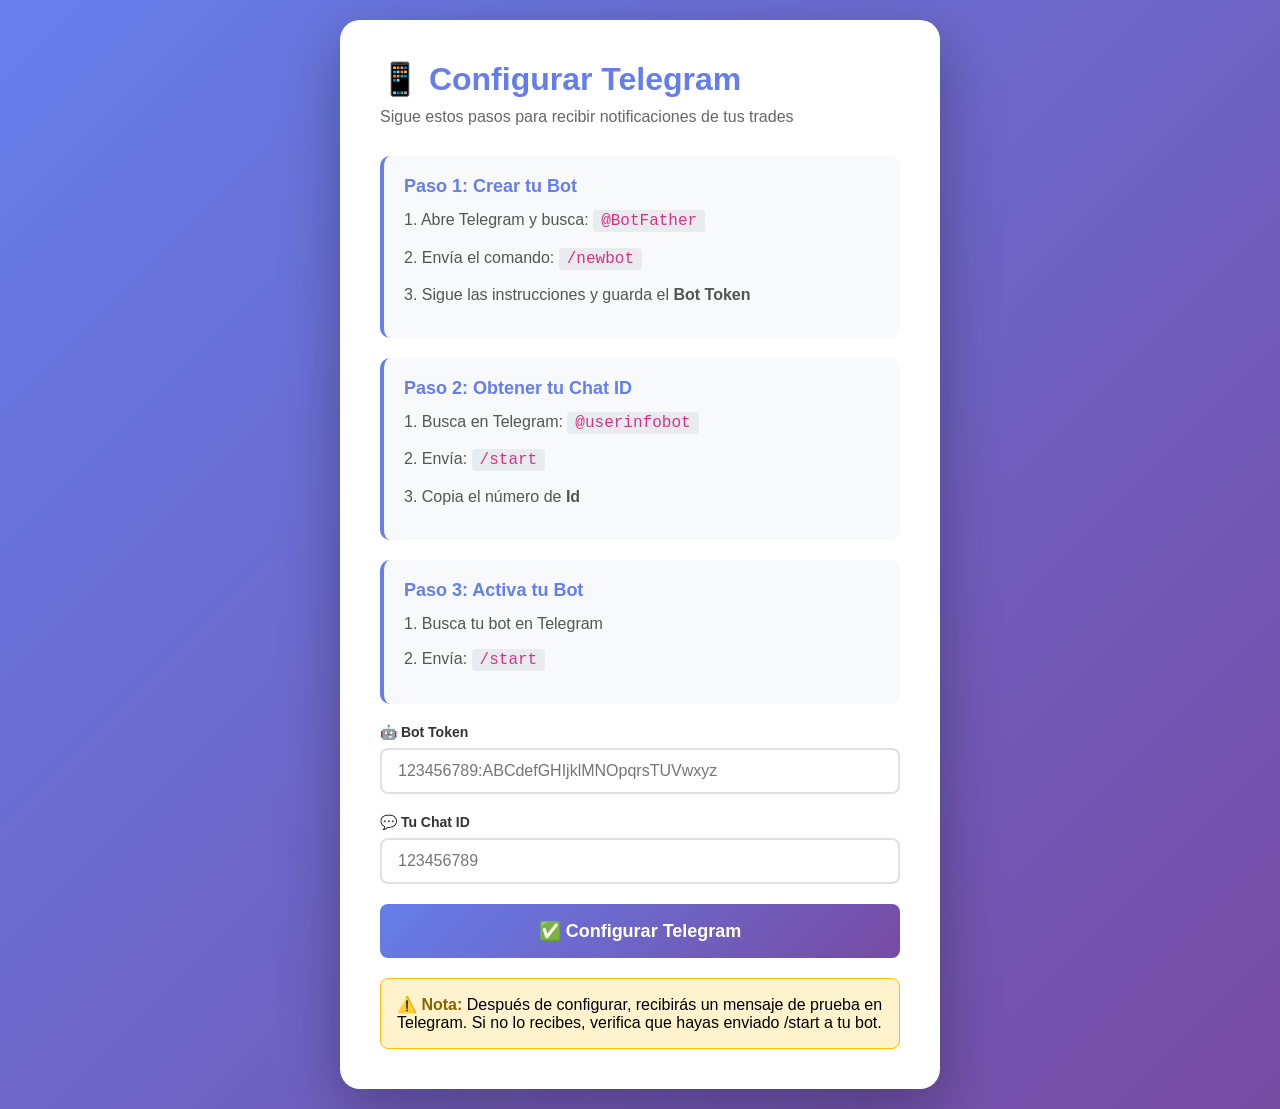
<file: configurar_telegram.html>
<!DOCTYPE html>
<html lang="es">
<head>
    <meta charset="UTF-8">
    <meta name="viewport" content="width=device-width, initial-scale=1.0">
    <title>Configurar Telegram - AlgoTrade X</title>
    <style>
        * {
            margin: 0;
            padding: 0;
            box-sizing: border-box;
        }
        body {
            font-family: 'Segoe UI', Tahoma, Geneva, Verdana, sans-serif;
            background: linear-gradient(135deg, #667eea 0%, #764ba2 100%);
            min-height: 100vh;
            display: flex;
            align-items: center;
            justify-content: center;
            padding: 20px;
        }
        .container {
            background: white;
            padding: 40px;
            border-radius: 20px;
            box-shadow: 0 20px 60px rgba(0,0,0,0.3);
            max-width: 600px;
            width: 100%;
        }
        h1 {
            color: #667eea;
            margin-bottom: 10px;
            font-size: 32px;
        }
        .subtitle {
            color: #666;
            margin-bottom: 30px;
            font-size: 16px;
        }
        .step {
            background: #f8f9fa;
            padding: 20px;
            border-radius: 10px;
            margin-bottom: 20px;
            border-left: 4px solid #667eea;
        }
        .step h3 {
            color: #667eea;
            margin-bottom: 10px;
            font-size: 18px;
        }
        .step p {
            color: #555;
            line-height: 1.6;
            margin-bottom: 10px;
        }
        .step code {
            background: #e9ecef;
            padding: 2px 8px;
            border-radius: 4px;
            font-family: 'Courier New', monospace;
            color: #d63384;
        }
        .input-group {
            margin-bottom: 20px;
        }
        label {
            display: block;
            color: #333;
            font-weight: 600;
            margin-bottom: 8px;
            font-size: 14px;
        }
        input {
            width: 100%;
            padding: 12px 16px;
            border: 2px solid #e0e0e0;
            border-radius: 8px;
            font-size: 16px;
            transition: border-color 0.3s;
        }
        input:focus {
            outline: none;
            border-color: #667eea;
        }
        button {
            width: 100%;
            padding: 16px;
            background: linear-gradient(135deg, #667eea 0%, #764ba2 100%);
            color: white;
            border: none;
            border-radius: 8px;
            font-size: 18px;
            font-weight: 600;
            cursor: pointer;
            transition: transform 0.2s;
        }
        button:hover {
            transform: translateY(-2px);
        }
        button:disabled {
            opacity: 0.6;
            cursor: not-allowed;
        }
        .result {
            margin-top: 20px;
            padding: 16px;
            border-radius: 8px;
            display: none;
        }
        .result.success {
            background: #d4edda;
            color: #155724;
            border: 1px solid #c3e6cb;
        }
        .result.error {
            background: #f8d7da;
            color: #721c24;
            border: 1px solid #f5c6cb;
        }
        .note {
            background: #fff3cd;
            border: 1px solid #ffc107;
            border-radius: 8px;
            padding: 16px;
            margin-top: 20px;
        }
        .note strong {
            color: #856404;
        }
    </style>
</head>
<body>
    <div class="container">
        <h1>📱 Configurar Telegram</h1>
        <p class="subtitle">Sigue estos pasos para recibir notificaciones de tus trades</p>

        <div class="step">
            <h3>Paso 1: Crear tu Bot</h3>
            <p>1. Abre Telegram y busca: <code>@BotFather</code></p>
            <p>2. Envía el comando: <code>/newbot</code></p>
            <p>3. Sigue las instrucciones y guarda el <strong>Bot Token</strong></p>
        </div>

        <div class="step">
            <h3>Paso 2: Obtener tu Chat ID</h3>
            <p>1. Busca en Telegram: <code>@userinfobot</code></p>
            <p>2. Envía: <code>/start</code></p>
            <p>3. Copia el número de <strong>Id</strong></p>
        </div>

        <div class="step">
            <h3>Paso 3: Activa tu Bot</h3>
            <p>1. Busca tu bot en Telegram</p>
            <p>2. Envía: <code>/start</code></p>
        </div>

        <form id="telegramForm">
            <div class="input-group">
                <label for="botToken">🤖 Bot Token</label>
                <input 
                    type="text" 
                    id="botToken" 
                    placeholder="123456789:ABCdefGHIjklMNOpqrsTUVwxyz"
                    required
                >
            </div>

            <div class="input-group">
                <label for="chatId">💬 Tu Chat ID</label>
                <input 
                    type="text" 
                    id="chatId" 
                    placeholder="123456789"
                    required
                >
            </div>

            <button type="submit" id="submitBtn">
                ✅ Configurar Telegram
            </button>
        </form>

        <div id="result" class="result"></div>

        <div class="note">
            <strong>⚠️ Nota:</strong> Después de configurar, recibirás un mensaje de prueba en Telegram. 
            Si no lo recibes, verifica que hayas enviado /start a tu bot.
        </div>
    </div>

    <script>
        const API_URL = 'https://auto-trader-222.preview.emergentagent.com/api';
        const form = document.getElementById('telegramForm');
        const result = document.getElementById('result');
        const submitBtn = document.getElementById('submitBtn');

        form.addEventListener('submit', async (e) => {
            e.preventDefault();
            
            const botToken = document.getElementById('botToken').value.trim();
            const chatId = document.getElementById('chatId').value.trim();

            if (!botToken || !chatId) {
                showResult('Por favor completa ambos campos', 'error');
                return;
            }

            submitBtn.disabled = true;
            submitBtn.textContent = '⏳ Configurando...';

            try {
                const response = await fetch(`${API_URL}/telegram/configure`, {
                    method: 'POST',
                    headers: {
                        'Content-Type': 'application/json'
                    },
                    body: JSON.stringify({
                        bot_token: botToken,
                        chat_id: chatId
                    })
                });

                const data = await response.json();

                if (data.status === 'success') {
                    showResult(
                        '✅ ¡Telegram configurado correctamente! Deberías haber recibido un mensaje de prueba. ' +
                        'Ahora inicia el bot de trading para recibir notificaciones de cada trade.',
                        'success'
                    );
                    form.reset();
                } else {
                    showResult(
                        `❌ Error: ${data.message || 'No se pudo configurar Telegram'}. ` +
                        'Verifica que el Bot Token y Chat ID sean correctos.',
                        'error'
                    );
                }
            } catch (error) {
                showResult(
                    `❌ Error de conexión: ${error.message}. ` +
                    'Verifica que el bot de trading esté corriendo.',
                    'error'
                );
            } finally {
                submitBtn.disabled = false;
                submitBtn.textContent = '✅ Configurar Telegram';
            }
        });

        function showResult(message, type) {
            result.textContent = message;
            result.className = `result ${type}`;
            result.style.display = 'block';
            
            setTimeout(() => {
                result.style.display = 'none';
            }, 10000);
        }
    </script>
</body>
</html>
</file>
